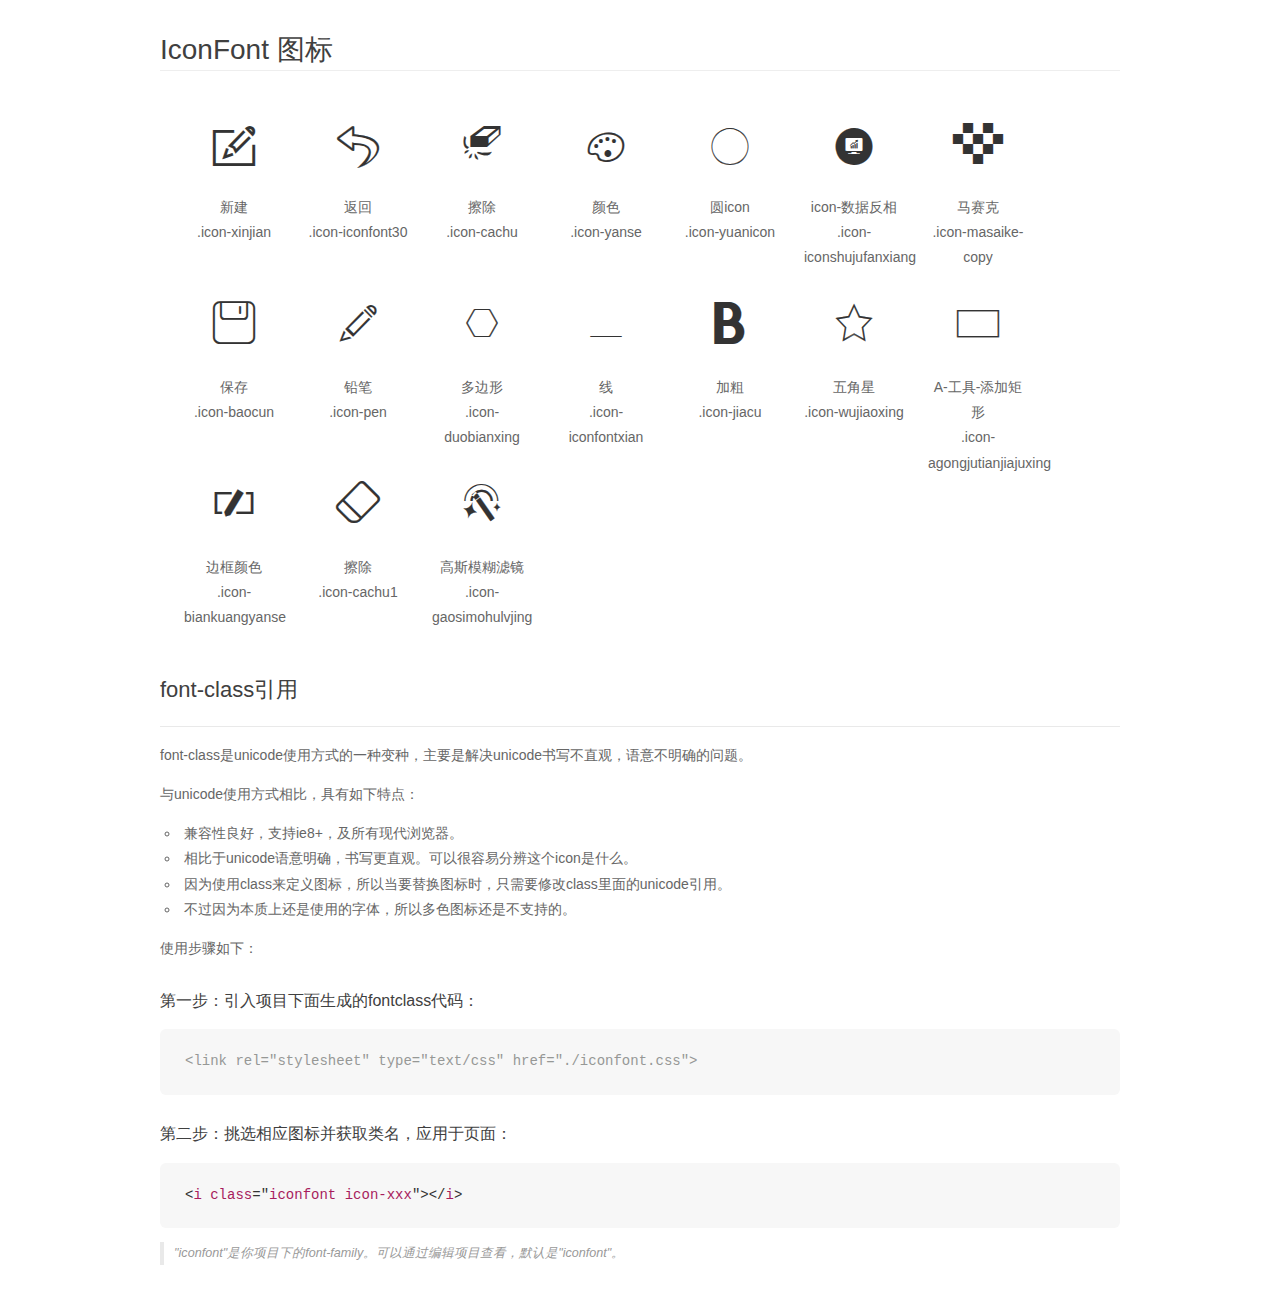
<file: font/demo_fontclass.html>
<!DOCTYPE html>
<html>
<head>
    <meta charset="utf-8"/>
    <title>IconFont</title>
    <link rel="stylesheet" href="demo.css">
    <link rel="stylesheet" href="iconfont.css">
</head>
<body>
    <div class="main markdown">
        <h1>IconFont 图标</h1>
        <ul class="icon_lists clear">
            
                <li>
                <i class="icon iconfont icon-xinjian"></i>
                    <div class="name">新建</div>
                    <div class="fontclass">.icon-xinjian</div>
                </li>
            
                <li>
                <i class="icon iconfont icon-iconfont30"></i>
                    <div class="name">返回</div>
                    <div class="fontclass">.icon-iconfont30</div>
                </li>
            
                <li>
                <i class="icon iconfont icon-cachu"></i>
                    <div class="name">擦除</div>
                    <div class="fontclass">.icon-cachu</div>
                </li>
            
                <li>
                <i class="icon iconfont icon-yanse"></i>
                    <div class="name">颜色</div>
                    <div class="fontclass">.icon-yanse</div>
                </li>
            
                <li>
                <i class="icon iconfont icon-yuanicon"></i>
                    <div class="name">圆icon</div>
                    <div class="fontclass">.icon-yuanicon</div>
                </li>
            
                <li>
                <i class="icon iconfont icon-iconshujufanxiang"></i>
                    <div class="name">icon-数据反相</div>
                    <div class="fontclass">.icon-iconshujufanxiang</div>
                </li>
            
                <li>
                <i class="icon iconfont icon-masaike-copy"></i>
                    <div class="name">马赛克</div>
                    <div class="fontclass">.icon-masaike-copy</div>
                </li>
            
                <li>
                <i class="icon iconfont icon-baocun"></i>
                    <div class="name">保存</div>
                    <div class="fontclass">.icon-baocun</div>
                </li>
            
                <li>
                <i class="icon iconfont icon-pen"></i>
                    <div class="name">铅笔</div>
                    <div class="fontclass">.icon-pen</div>
                </li>
            
                <li>
                <i class="icon iconfont icon-duobianxing"></i>
                    <div class="name">多边形</div>
                    <div class="fontclass">.icon-duobianxing</div>
                </li>
            
                <li>
                <i class="icon iconfont icon-iconfontxian"></i>
                    <div class="name">线</div>
                    <div class="fontclass">.icon-iconfontxian</div>
                </li>
            
                <li>
                <i class="icon iconfont icon-jiacu"></i>
                    <div class="name">加粗</div>
                    <div class="fontclass">.icon-jiacu</div>
                </li>
            
                <li>
                <i class="icon iconfont icon-wujiaoxing"></i>
                    <div class="name">五角星</div>
                    <div class="fontclass">.icon-wujiaoxing</div>
                </li>
            
                <li>
                <i class="icon iconfont icon-agongjutianjiajuxing"></i>
                    <div class="name">A-工具-添加矩形</div>
                    <div class="fontclass">.icon-agongjutianjiajuxing</div>
                </li>
            
                <li>
                <i class="icon iconfont icon-biankuangyanse"></i>
                    <div class="name">边框颜色</div>
                    <div class="fontclass">.icon-biankuangyanse</div>
                </li>
            
                <li>
                <i class="icon iconfont icon-cachu1"></i>
                    <div class="name">擦除</div>
                    <div class="fontclass">.icon-cachu1</div>
                </li>
            
                <li>
                <i class="icon iconfont icon-gaosimohulvjing"></i>
                    <div class="name">高斯模糊滤镜</div>
                    <div class="fontclass">.icon-gaosimohulvjing</div>
                </li>
            
        </ul>

        <h2 id="font-class-">font-class引用</h2>
        <hr>

        <p>font-class是unicode使用方式的一种变种，主要是解决unicode书写不直观，语意不明确的问题。</p>
        <p>与unicode使用方式相比，具有如下特点：</p>
        <ul>
        <li>兼容性良好，支持ie8+，及所有现代浏览器。</li>
        <li>相比于unicode语意明确，书写更直观。可以很容易分辨这个icon是什么。</li>
        <li>因为使用class来定义图标，所以当要替换图标时，只需要修改class里面的unicode引用。</li>
        <li>不过因为本质上还是使用的字体，所以多色图标还是不支持的。</li>
        </ul>
        <p>使用步骤如下：</p>
        <h3 id="-fontclass-">第一步：引入项目下面生成的fontclass代码：</h3>


        <pre><code class="lang-js hljs javascript"><span class="hljs-comment">&lt;link rel="stylesheet" type="text/css" href="./iconfont.css"&gt;</span></code></pre>
        <h3 id="-">第二步：挑选相应图标并获取类名，应用于页面：</h3>
        <pre><code class="lang-css hljs">&lt;<span class="hljs-selector-tag">i</span> <span class="hljs-selector-tag">class</span>="<span class="hljs-selector-tag">iconfont</span> <span class="hljs-selector-tag">icon-xxx</span>"&gt;&lt;/<span class="hljs-selector-tag">i</span>&gt;</code></pre>
        <blockquote>
        <p>"iconfont"是你项目下的font-family。可以通过编辑项目查看，默认是"iconfont"。</p>
        </blockquote>
    </div>
</body>
</html>
</file>
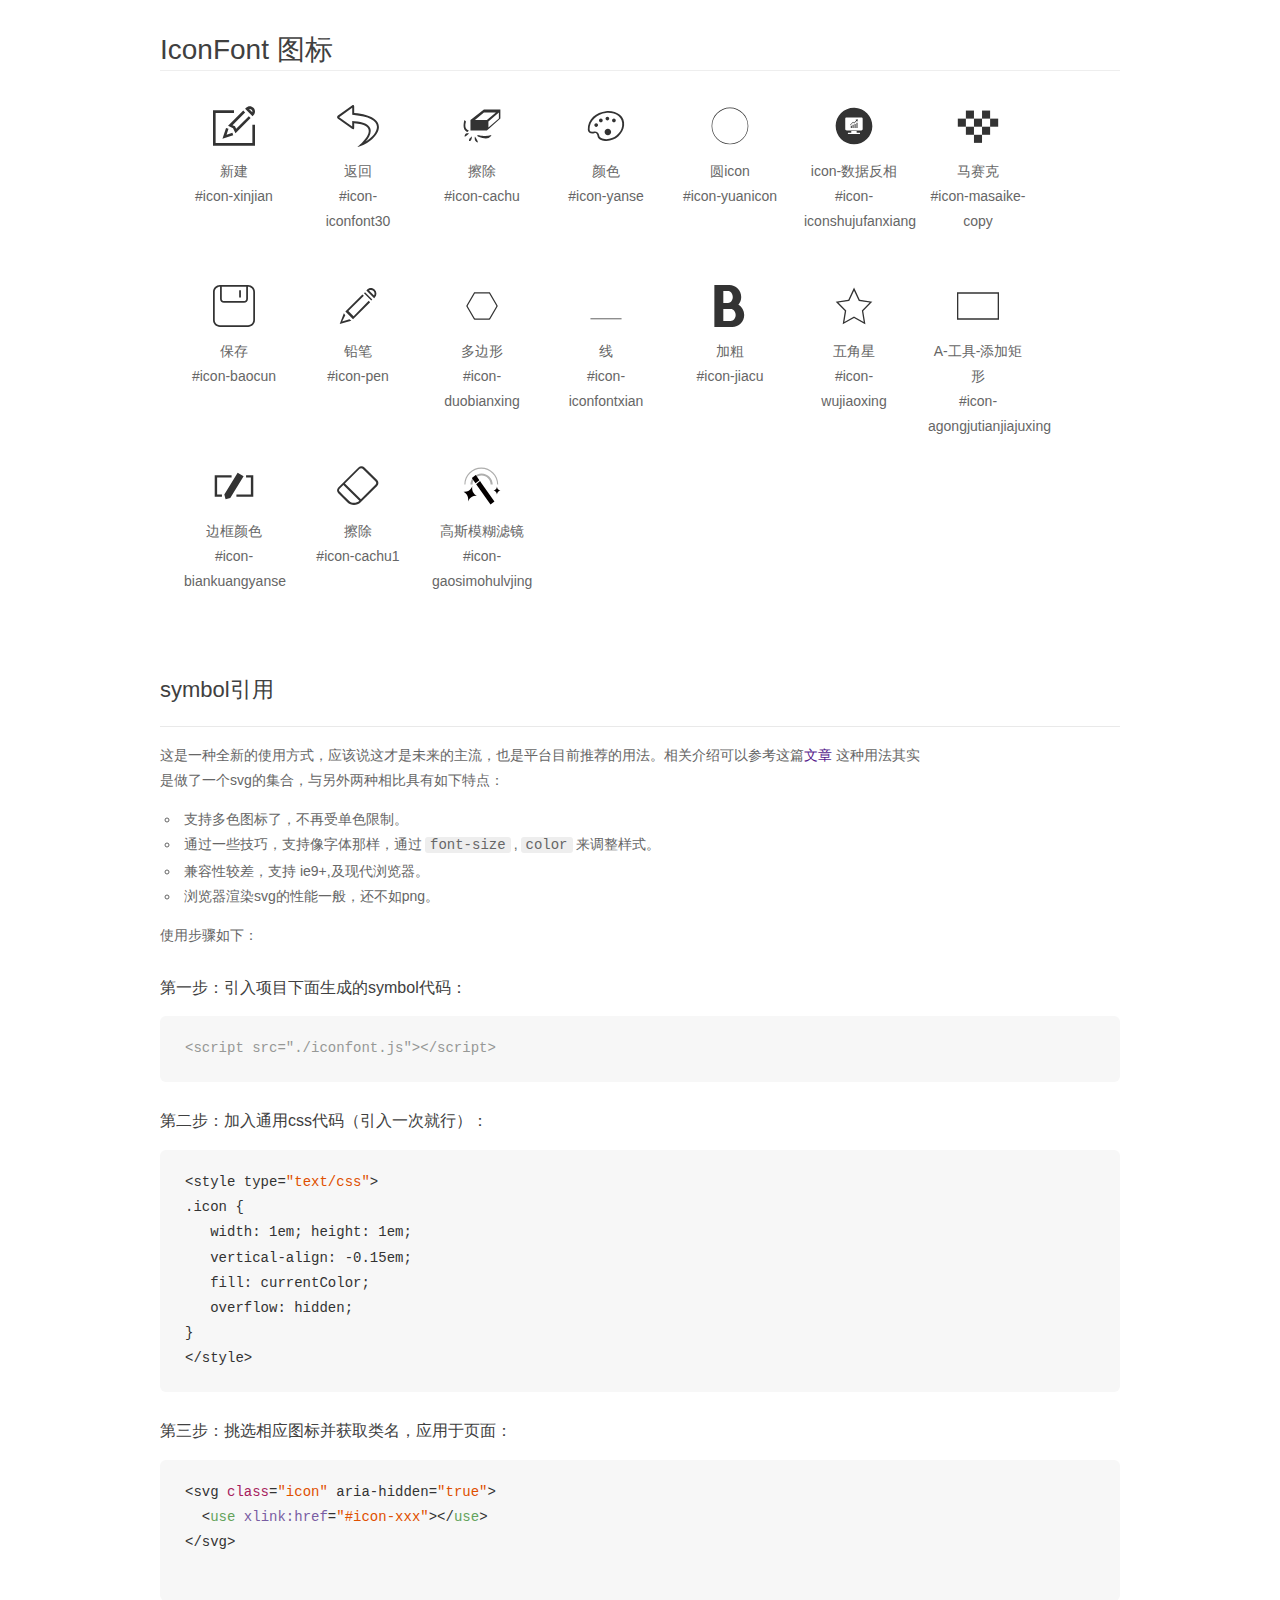
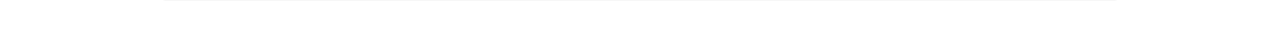
<file: font/demo_symbol.html>
<!DOCTYPE html>
<html>
<head>
    <meta charset="utf-8"/>
    <title>IconFont</title>
    <link rel="stylesheet" href="demo.css">
    <script src="iconfont.js"></script>

    <style type="text/css">
        .icon {
          /* 通过设置 font-size 来改变图标大小 */
          width: 1em; height: 1em;
          /* 图标和文字相邻时，垂直对齐 */
          vertical-align: -0.15em;
          /* 通过设置 color 来改变 SVG 的颜色/fill */
          fill: currentColor;
          /* path 和 stroke 溢出 viewBox 部分在 IE 下会显示
             normalize.css 中也包含这行 */
          overflow: hidden;
        }

    </style>
</head>
<body>
    <div class="main markdown">
        <h1>IconFont 图标</h1>
        <ul class="icon_lists clear">
            
                <li>
                    <svg class="icon" aria-hidden="true">
                        <use xlink:href="#icon-xinjian"></use>
                    </svg>
                    <div class="name">新建</div>
                    <div class="fontclass">#icon-xinjian</div>
                </li>
            
                <li>
                    <svg class="icon" aria-hidden="true">
                        <use xlink:href="#icon-iconfont30"></use>
                    </svg>
                    <div class="name">返回</div>
                    <div class="fontclass">#icon-iconfont30</div>
                </li>
            
                <li>
                    <svg class="icon" aria-hidden="true">
                        <use xlink:href="#icon-cachu"></use>
                    </svg>
                    <div class="name">擦除</div>
                    <div class="fontclass">#icon-cachu</div>
                </li>
            
                <li>
                    <svg class="icon" aria-hidden="true">
                        <use xlink:href="#icon-yanse"></use>
                    </svg>
                    <div class="name">颜色</div>
                    <div class="fontclass">#icon-yanse</div>
                </li>
            
                <li>
                    <svg class="icon" aria-hidden="true">
                        <use xlink:href="#icon-yuanicon"></use>
                    </svg>
                    <div class="name">圆icon</div>
                    <div class="fontclass">#icon-yuanicon</div>
                </li>
            
                <li>
                    <svg class="icon" aria-hidden="true">
                        <use xlink:href="#icon-iconshujufanxiang"></use>
                    </svg>
                    <div class="name">icon-数据反相</div>
                    <div class="fontclass">#icon-iconshujufanxiang</div>
                </li>
            
                <li>
                    <svg class="icon" aria-hidden="true">
                        <use xlink:href="#icon-masaike-copy"></use>
                    </svg>
                    <div class="name">马赛克</div>
                    <div class="fontclass">#icon-masaike-copy</div>
                </li>
            
                <li>
                    <svg class="icon" aria-hidden="true">
                        <use xlink:href="#icon-baocun"></use>
                    </svg>
                    <div class="name">保存</div>
                    <div class="fontclass">#icon-baocun</div>
                </li>
            
                <li>
                    <svg class="icon" aria-hidden="true">
                        <use xlink:href="#icon-pen"></use>
                    </svg>
                    <div class="name">铅笔</div>
                    <div class="fontclass">#icon-pen</div>
                </li>
            
                <li>
                    <svg class="icon" aria-hidden="true">
                        <use xlink:href="#icon-duobianxing"></use>
                    </svg>
                    <div class="name">多边形</div>
                    <div class="fontclass">#icon-duobianxing</div>
                </li>
            
                <li>
                    <svg class="icon" aria-hidden="true">
                        <use xlink:href="#icon-iconfontxian"></use>
                    </svg>
                    <div class="name">线</div>
                    <div class="fontclass">#icon-iconfontxian</div>
                </li>
            
                <li>
                    <svg class="icon" aria-hidden="true">
                        <use xlink:href="#icon-jiacu"></use>
                    </svg>
                    <div class="name">加粗</div>
                    <div class="fontclass">#icon-jiacu</div>
                </li>
            
                <li>
                    <svg class="icon" aria-hidden="true">
                        <use xlink:href="#icon-wujiaoxing"></use>
                    </svg>
                    <div class="name">五角星</div>
                    <div class="fontclass">#icon-wujiaoxing</div>
                </li>
            
                <li>
                    <svg class="icon" aria-hidden="true">
                        <use xlink:href="#icon-agongjutianjiajuxing"></use>
                    </svg>
                    <div class="name">A-工具-添加矩形</div>
                    <div class="fontclass">#icon-agongjutianjiajuxing</div>
                </li>
            
                <li>
                    <svg class="icon" aria-hidden="true">
                        <use xlink:href="#icon-biankuangyanse"></use>
                    </svg>
                    <div class="name">边框颜色</div>
                    <div class="fontclass">#icon-biankuangyanse</div>
                </li>
            
                <li>
                    <svg class="icon" aria-hidden="true">
                        <use xlink:href="#icon-cachu1"></use>
                    </svg>
                    <div class="name">擦除</div>
                    <div class="fontclass">#icon-cachu1</div>
                </li>
            
                <li>
                    <svg class="icon" aria-hidden="true">
                        <use xlink:href="#icon-gaosimohulvjing"></use>
                    </svg>
                    <div class="name">高斯模糊滤镜</div>
                    <div class="fontclass">#icon-gaosimohulvjing</div>
                </li>
            
        </ul>


        <h2 id="symbol-">symbol引用</h2>
        <hr>

        <p>这是一种全新的使用方式，应该说这才是未来的主流，也是平台目前推荐的用法。相关介绍可以参考这篇<a href="">文章</a>
        这种用法其实是做了一个svg的集合，与另外两种相比具有如下特点：</p>
        <ul>
          <li>支持多色图标了，不再受单色限制。</li>
          <li>通过一些技巧，支持像字体那样，通过<code>font-size</code>,<code>color</code>来调整样式。</li>
          <li>兼容性较差，支持 ie9+,及现代浏览器。</li>
          <li>浏览器渲染svg的性能一般，还不如png。</li>
        </ul>
        <p>使用步骤如下：</p>
        <h3 id="-symbol-">第一步：引入项目下面生成的symbol代码：</h3>
        <pre><code class="lang-js hljs javascript"><span class="hljs-comment">&lt;script src="./iconfont.js"&gt;&lt;/script&gt;</span></code></pre>
        <h3 id="-css-">第二步：加入通用css代码（引入一次就行）：</h3>
        <pre><code class="lang-js hljs javascript">&lt;style type=<span class="hljs-string">"text/css"</span>&gt;
.icon {
   width: <span class="hljs-number">1</span>em; height: <span class="hljs-number">1</span>em;
   vertical-align: <span class="hljs-number">-0.15</span>em;
   fill: currentColor;
   overflow: hidden;
}
&lt;<span class="hljs-regexp">/style&gt;</span></code></pre>
        <h3 id="-">第三步：挑选相应图标并获取类名，应用于页面：</h3>
        <pre><code class="lang-js hljs javascript">&lt;svg <span class="hljs-class"><span class="hljs-keyword">class</span></span>=<span class="hljs-string">"icon"</span> aria-hidden=<span class="hljs-string">"true"</span>&gt;<span class="xml"><span class="hljs-tag">
  &lt;<span class="hljs-name">use</span> <span class="hljs-attr">xlink:href</span>=<span class="hljs-string">"#icon-xxx"</span>&gt;</span><span class="hljs-tag">&lt;/<span class="hljs-name">use</span>&gt;</span>
</span>&lt;<span class="hljs-regexp">/svg&gt;
        </span></code></pre>
    </div>
</body>
</html>
</file>
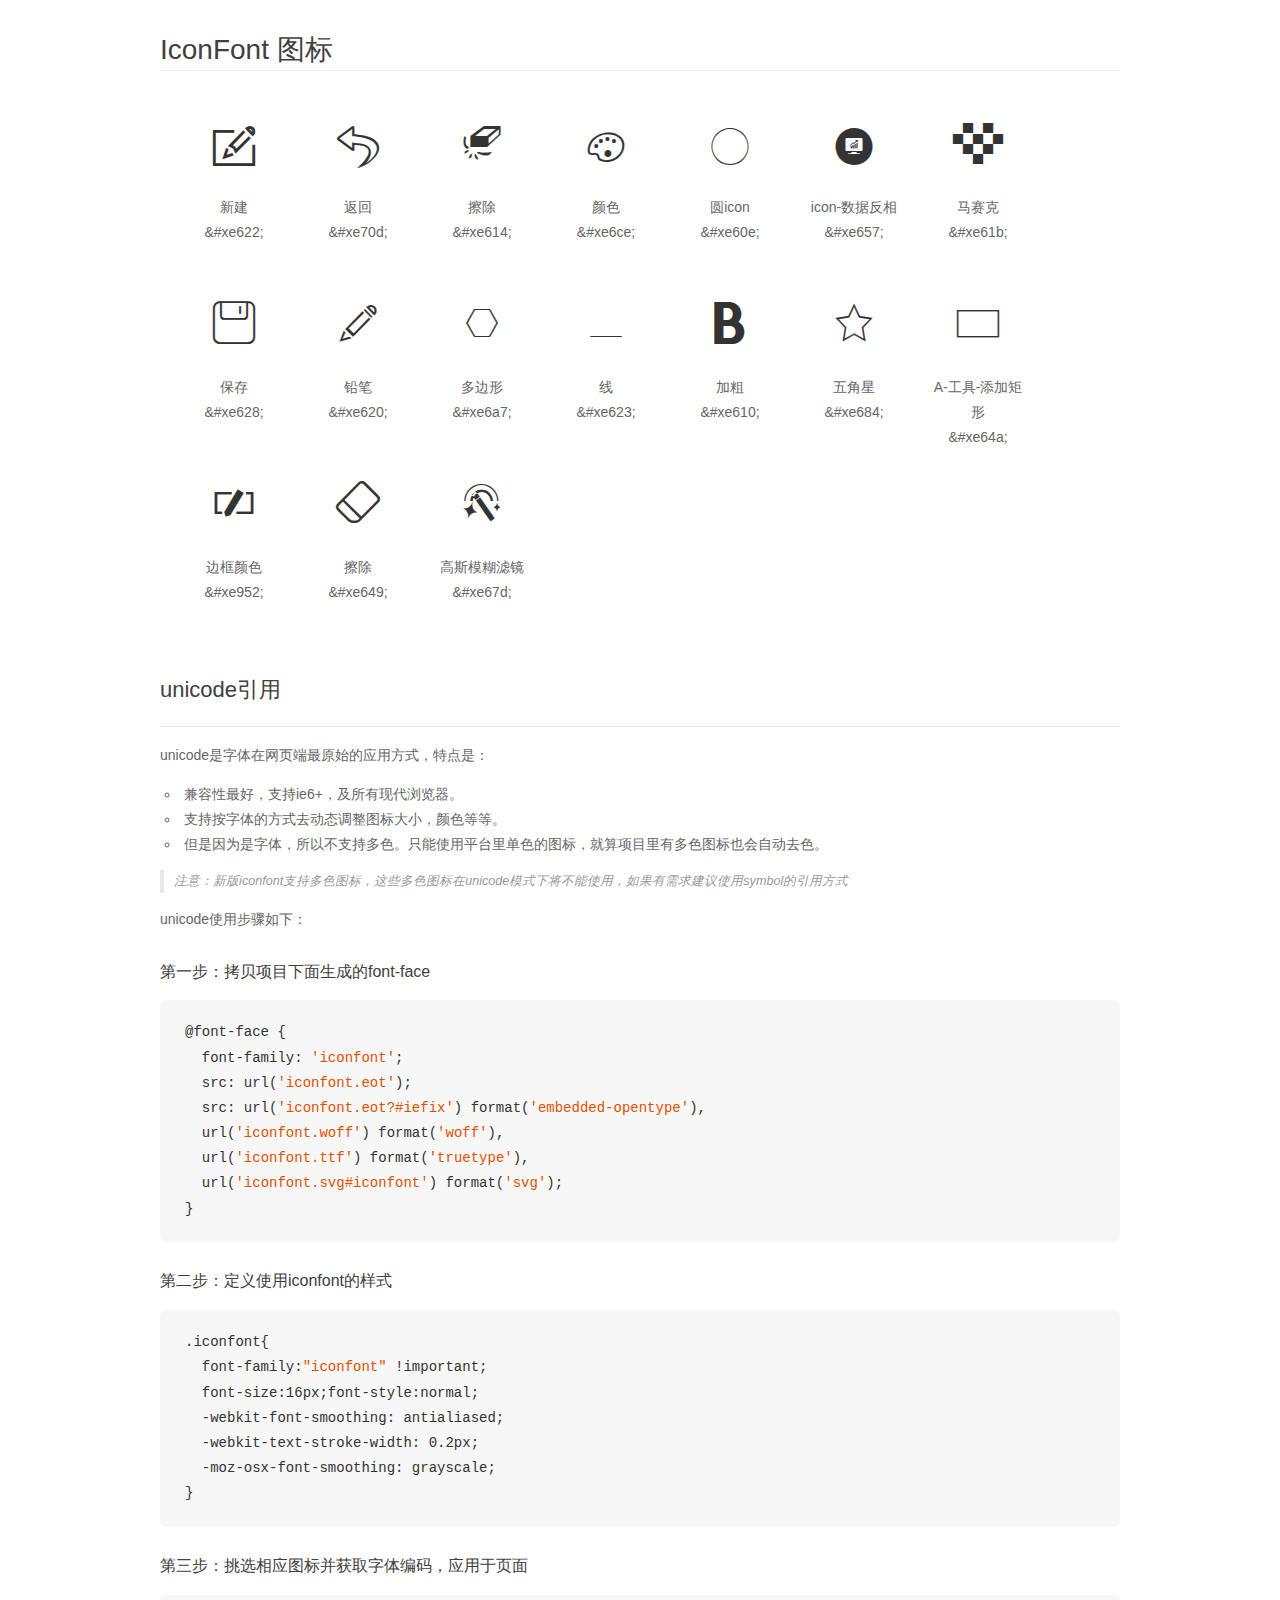
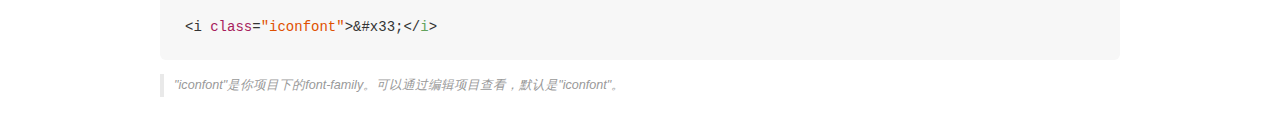
<file: font/demo_unicode.html>
<!DOCTYPE html>
<html>
<head>
    <meta charset="utf-8"/>
    <title>IconFont</title>
    <link rel="stylesheet" href="demo.css">

    <style type="text/css">

        @font-face {font-family: "iconfont";
          src: url('iconfont.eot'); /* IE9*/
          src: url('iconfont.eot#iefix') format('embedded-opentype'), /* IE6-IE8 */
          url('iconfont.woff') format('woff'), /* chrome, firefox */
          url('iconfont.ttf') format('truetype'), /* chrome, firefox, opera, Safari, Android, iOS 4.2+*/
          url('iconfont.svg#iconfont') format('svg'); /* iOS 4.1- */
        }

        .iconfont {
          font-family:"iconfont" !important;
          font-size:16px;
          font-style:normal;
          -webkit-font-smoothing: antialiased;
          -webkit-text-stroke-width: 0.2px;
          -moz-osx-font-smoothing: grayscale;
        }

    </style>
</head>
<body>
    <div class="main markdown">
        <h1>IconFont 图标</h1>
        <ul class="icon_lists clear">
            
                <li>
                <i class="icon iconfont">&#xe622;</i>
                    <div class="name">新建</div>
                    <div class="code">&amp;#xe622;</div>
                </li>
            
                <li>
                <i class="icon iconfont">&#xe70d;</i>
                    <div class="name">返回</div>
                    <div class="code">&amp;#xe70d;</div>
                </li>
            
                <li>
                <i class="icon iconfont">&#xe614;</i>
                    <div class="name">擦除</div>
                    <div class="code">&amp;#xe614;</div>
                </li>
            
                <li>
                <i class="icon iconfont">&#xe6ce;</i>
                    <div class="name">颜色</div>
                    <div class="code">&amp;#xe6ce;</div>
                </li>
            
                <li>
                <i class="icon iconfont">&#xe60e;</i>
                    <div class="name">圆icon</div>
                    <div class="code">&amp;#xe60e;</div>
                </li>
            
                <li>
                <i class="icon iconfont">&#xe657;</i>
                    <div class="name">icon-数据反相</div>
                    <div class="code">&amp;#xe657;</div>
                </li>
            
                <li>
                <i class="icon iconfont">&#xe61b;</i>
                    <div class="name">马赛克</div>
                    <div class="code">&amp;#xe61b;</div>
                </li>
            
                <li>
                <i class="icon iconfont">&#xe628;</i>
                    <div class="name">保存</div>
                    <div class="code">&amp;#xe628;</div>
                </li>
            
                <li>
                <i class="icon iconfont">&#xe620;</i>
                    <div class="name">铅笔</div>
                    <div class="code">&amp;#xe620;</div>
                </li>
            
                <li>
                <i class="icon iconfont">&#xe6a7;</i>
                    <div class="name">多边形</div>
                    <div class="code">&amp;#xe6a7;</div>
                </li>
            
                <li>
                <i class="icon iconfont">&#xe623;</i>
                    <div class="name">线</div>
                    <div class="code">&amp;#xe623;</div>
                </li>
            
                <li>
                <i class="icon iconfont">&#xe610;</i>
                    <div class="name">加粗</div>
                    <div class="code">&amp;#xe610;</div>
                </li>
            
                <li>
                <i class="icon iconfont">&#xe684;</i>
                    <div class="name">五角星</div>
                    <div class="code">&amp;#xe684;</div>
                </li>
            
                <li>
                <i class="icon iconfont">&#xe64a;</i>
                    <div class="name">A-工具-添加矩形</div>
                    <div class="code">&amp;#xe64a;</div>
                </li>
            
                <li>
                <i class="icon iconfont">&#xe952;</i>
                    <div class="name">边框颜色</div>
                    <div class="code">&amp;#xe952;</div>
                </li>
            
                <li>
                <i class="icon iconfont">&#xe649;</i>
                    <div class="name">擦除</div>
                    <div class="code">&amp;#xe649;</div>
                </li>
            
                <li>
                <i class="icon iconfont">&#xe67d;</i>
                    <div class="name">高斯模糊滤镜</div>
                    <div class="code">&amp;#xe67d;</div>
                </li>
            
        </ul>
        <h2 id="unicode-">unicode引用</h2>
        <hr>

        <p>unicode是字体在网页端最原始的应用方式，特点是：</p>
        <ul>
        <li>兼容性最好，支持ie6+，及所有现代浏览器。</li>
        <li>支持按字体的方式去动态调整图标大小，颜色等等。</li>
        <li>但是因为是字体，所以不支持多色。只能使用平台里单色的图标，就算项目里有多色图标也会自动去色。</li>
        </ul>
        <blockquote>
        <p>注意：新版iconfont支持多色图标，这些多色图标在unicode模式下将不能使用，如果有需求建议使用symbol的引用方式</p>
        </blockquote>
        <p>unicode使用步骤如下：</p>
        <h3 id="-font-face">第一步：拷贝项目下面生成的font-face</h3>
        <pre><code class="lang-js hljs javascript">@font-face {
  font-family: <span class="hljs-string">'iconfont'</span>;
  src: url(<span class="hljs-string">'iconfont.eot'</span>);
  src: url(<span class="hljs-string">'iconfont.eot?#iefix'</span>) format(<span class="hljs-string">'embedded-opentype'</span>),
  url(<span class="hljs-string">'iconfont.woff'</span>) format(<span class="hljs-string">'woff'</span>),
  url(<span class="hljs-string">'iconfont.ttf'</span>) format(<span class="hljs-string">'truetype'</span>),
  url(<span class="hljs-string">'iconfont.svg#iconfont'</span>) format(<span class="hljs-string">'svg'</span>);
}
</code></pre>
        <h3 id="-iconfont-">第二步：定义使用iconfont的样式</h3>
        <pre><code class="lang-js hljs javascript">.iconfont{
  font-family:<span class="hljs-string">"iconfont"</span> !important;
  font-size:<span class="hljs-number">16</span>px;font-style:normal;
  -webkit-font-smoothing: antialiased;
  -webkit-text-stroke-width: <span class="hljs-number">0.2</span>px;
  -moz-osx-font-smoothing: grayscale;
}
</code></pre>
        <h3 id="-">第三步：挑选相应图标并获取字体编码，应用于页面</h3>
        <pre><code class="lang-js hljs javascript">&lt;i <span class="hljs-class"><span class="hljs-keyword">class</span></span>=<span class="hljs-string">"iconfont"</span>&gt;&amp;#x33;<span class="xml"><span class="hljs-tag">&lt;/<span class="hljs-name">i</span>&gt;</span></span></code></pre>

        <blockquote>
        <p>"iconfont"是你项目下的font-family。可以通过编辑项目查看，默认是"iconfont"。</p>
        </blockquote>
    </div>


</body>
</html>
</file>
<file: font/iconfont.css>
@font-face {font-family: "iconfont";
  src: url('iconfont.eot?t=1479729342056'); /* IE9*/
  src: url('iconfont.eot?t=1479729342056#iefix') format('embedded-opentype'), /* IE6-IE8 */
  url('iconfont.woff?t=1479729342056') format('woff'), /* chrome, firefox */
  url('iconfont.ttf?t=1479729342056') format('truetype'), /* chrome, firefox, opera, Safari, Android, iOS 4.2+*/
  url('iconfont.svg?t=1479729342056#iconfont') format('svg'); /* iOS 4.1- */
}

.iconfont {
  font-family:"iconfont" !important;
  font-size:16px;
  font-style:normal;
  -webkit-font-smoothing: antialiased;
  -webkit-text-stroke-width: 0.2px;
  -moz-osx-font-smoothing: grayscale;
}

.icon-xinjian:before { content: "\e622"; }

.icon-iconfont30:before { content: "\e70d"; }

.icon-cachu:before { content: "\e614"; }

.icon-yanse:before { content: "\e6ce"; }

.icon-yuanicon:before { content: "\e60e"; }

.icon-iconshujufanxiang:before { content: "\e657"; }

.icon-masaike-copy:before { content: "\e61b"; }

.icon-baocun:before { content: "\e628"; }

.icon-pen:before { content: "\e620"; }

.icon-duobianxing:before { content: "\e6a7"; }

.icon-iconfontxian:before { content: "\e623"; }

.icon-jiacu:before { content: "\e610"; }

.icon-wujiaoxing:before { content: "\e684"; }

.icon-agongjutianjiajuxing:before { content: "\e64a"; }

.icon-biankuangyanse:before { content: "\e952"; }

.icon-cachu1:before { content: "\e649"; }

.icon-gaosimohulvjing:before { content: "\e67d"; }
</file>
<file: font/demo.css>
*{margin: 0;padding: 0;list-style: none;}
/*
KISSY CSS Reset
理念：1. reset 的目的不是清除浏览器的默认样式，这仅是部分工作。清除和重置是紧密不可分的。
2. reset 的目的不是让默认样式在所有浏览器下一致，而是减少默认样式有可能带来的问题。
3. reset 期望提供一套普适通用的基础样式。但没有银弹，推荐根据具体需求，裁剪和修改后再使用。
特色：1. 适应中文；2. 基于最新主流浏览器。
维护：玉伯<lifesinger@gmail.com>, 正淳<ragecarrier@gmail.com>
 */

/** 清除内外边距 **/
body, h1, h2, h3, h4, h5, h6, hr, p, blockquote, /* structural elements 结构元素 */
dl, dt, dd, ul, ol, li, /* list elements 列表元素 */
pre, /* text formatting elements 文本格式元素 */
form, fieldset, legend, button, input, textarea, /* form elements 表单元素 */
th, td /* table elements 表格元素 */ {
  margin: 0;
  padding: 0;
}

/** 设置默认字体 **/
body,
button, input, select, textarea /* for ie */ {
  font: 12px/1.5 tahoma, arial, \5b8b\4f53, sans-serif;
}
h1, h2, h3, h4, h5, h6 { font-size: 100%; }
address, cite, dfn, em, var { font-style: normal; } /* 将斜体扶正 */
code, kbd, pre, samp { font-family: courier new, courier, monospace; } /* 统一等宽字体 */
small { font-size: 12px; } /* 小于 12px 的中文很难阅读，让 small 正常化 */

/** 重置列表元素 **/
ul, ol { list-style: none; }

/** 重置文本格式元素 **/
a { text-decoration: none; }
a:hover { text-decoration: underline; }


/** 重置表单元素 **/
legend { color: #000; } /* for ie6 */
fieldset, img { border: 0; } /* img 搭车：让链接里的 img 无边框 */
button, input, select, textarea { font-size: 100%; } /* 使得表单元素在 ie 下能继承字体大小 */
/* 注：optgroup 无法扶正 */

/** 重置表格元素 **/
table { border-collapse: collapse; border-spacing: 0; }

/* 清除浮动 */
.ks-clear:after, .clear:after {
  content: '\20';
  display: block;
  height: 0;
  clear: both;
}
.ks-clear, .clear {
  *zoom: 1;
}

.main {
  padding: 30px 100px;
width: 960px;
margin: 0 auto;
}
.main h1{font-size:36px; color:#333; text-align:left;margin-bottom:30px; border-bottom: 1px solid #eee;}

.helps{margin-top:40px;}
.helps pre{
  padding:20px;
  margin:10px 0;
  border:solid 1px #e7e1cd;
  background-color: #fffdef;
  overflow: auto;
}

.icon_lists{
  width: 100% !important;

}

.icon_lists li{
  float:left;
  width: 100px;
  height:180px;
  text-align: center;
  list-style: none !important;
}
.icon_lists .icon{
  font-size: 42px;
  line-height: 100px;
  margin: 10px 0;
  color:#333;
  -webkit-transition: font-size 0.25s ease-out 0s;
  -moz-transition: font-size 0.25s ease-out 0s;
  transition: font-size 0.25s ease-out 0s;

}
.icon_lists .icon:hover{
  font-size: 100px;
}



.markdown {
  color: #666;
  font-size: 14px;
  line-height: 1.8;
}

.highlight {
  line-height: 1.5;
}

.markdown img {
  vertical-align: middle;
  max-width: 100%;
}

.markdown h1 {
  color: #404040;
  font-weight: 500;
  line-height: 40px;
  margin-bottom: 24px;
}

.markdown h2,
.markdown h3,
.markdown h4,
.markdown h5,
.markdown h6 {
  color: #404040;
  margin: 1.6em 0 0.6em 0;
  font-weight: 500;
  clear: both;
}

.markdown h1 {
  font-size: 28px;
}

.markdown h2 {
  font-size: 22px;
}

.markdown h3 {
  font-size: 16px;
}

.markdown h4 {
  font-size: 14px;
}

.markdown h5 {
  font-size: 12px;
}

.markdown h6 {
  font-size: 12px;
}

.markdown hr {
  height: 1px;
  border: 0;
  background: #e9e9e9;
  margin: 16px 0;
  clear: both;
}

.markdown p,
.markdown pre {
  margin: 1em 0;
}

.markdown > p,
.markdown > blockquote,
.markdown > .highlight,
.markdown > ol,
.markdown > ul {
  width: 80%;
}

.markdown ul > li {
  list-style: circle;
}

.markdown > ul li,
.markdown blockquote ul > li {
  margin-left: 20px;
  padding-left: 4px;
}

.markdown > ul li p,
.markdown > ol li p {
  margin: 0.6em 0;
}

.markdown ol > li {
  list-style: decimal;
}

.markdown > ol li,
.markdown blockquote ol > li {
  margin-left: 20px;
  padding-left: 4px;
}

.markdown code {
  margin: 0 3px;
  padding: 0 5px;
  background: #eee;
  border-radius: 3px;
}

.markdown pre {
  border-radius: 6px;
  background: #f7f7f7;
  padding: 20px;
}

.markdown pre code {
  border: none;
  background: #f7f7f7;
  margin: 0;
}

.markdown strong,
.markdown b {
  font-weight: 600;
}

.markdown > table {
  border-collapse: collapse;
  border-spacing: 0px;
  empty-cells: show;
  border: 1px solid #e9e9e9;
  width: 95%;
  margin-bottom: 24px;
}

.markdown > table th {
  white-space: nowrap;
  color: #333;
  font-weight: 600;

}

.markdown > table th,
.markdown > table td {
  border: 1px solid #e9e9e9;
  padding: 8px 16px;
  text-align: left;
}

.markdown > table th {
  background: #F7F7F7;
}

.markdown blockquote {
  font-size: 90%;
  color: #999;
  border-left: 4px solid #e9e9e9;
  padding-left: 0.8em;
  margin: 1em 0;
  font-style: italic;
}

.markdown blockquote p {
  margin: 0;
}

.markdown .anchor {
  opacity: 0;
  transition: opacity 0.3s ease;
  margin-left: 8px;
}

.markdown .waiting {
  color: #ccc;
}

.markdown h1:hover .anchor,
.markdown h2:hover .anchor,
.markdown h3:hover .anchor,
.markdown h4:hover .anchor,
.markdown h5:hover .anchor,
.markdown h6:hover .anchor {
  opacity: 1;
  display: inline-block;
}

.markdown > br,
.markdown > p > br {
  clear: both;
}


.hljs {
  display: block;
  background: white;
  padding: 0.5em;
  color: #333333;
  overflow-x: auto;
}

.hljs-comment,
.hljs-meta {
  color: #969896;
}

.hljs-string,
.hljs-variable,
.hljs-template-variable,
.hljs-strong,
.hljs-emphasis,
.hljs-quote {
  color: #df5000;
}

.hljs-keyword,
.hljs-selector-tag,
.hljs-type {
  color: #a71d5d;
}

.hljs-literal,
.hljs-symbol,
.hljs-bullet,
.hljs-attribute {
  color: #0086b3;
}

.hljs-section,
.hljs-name {
  color: #63a35c;
}

.hljs-tag {
  color: #333333;
}

.hljs-title,
.hljs-attr,
.hljs-selector-id,
.hljs-selector-class,
.hljs-selector-attr,
.hljs-selector-pseudo {
  color: #795da3;
}

.hljs-addition {
  color: #55a532;
  background-color: #eaffea;
}

.hljs-deletion {
  color: #bd2c00;
  background-color: #ffecec;
}

.hljs-link {
  text-decoration: underline;
}

pre{
  background: #fff;
}
</file>
